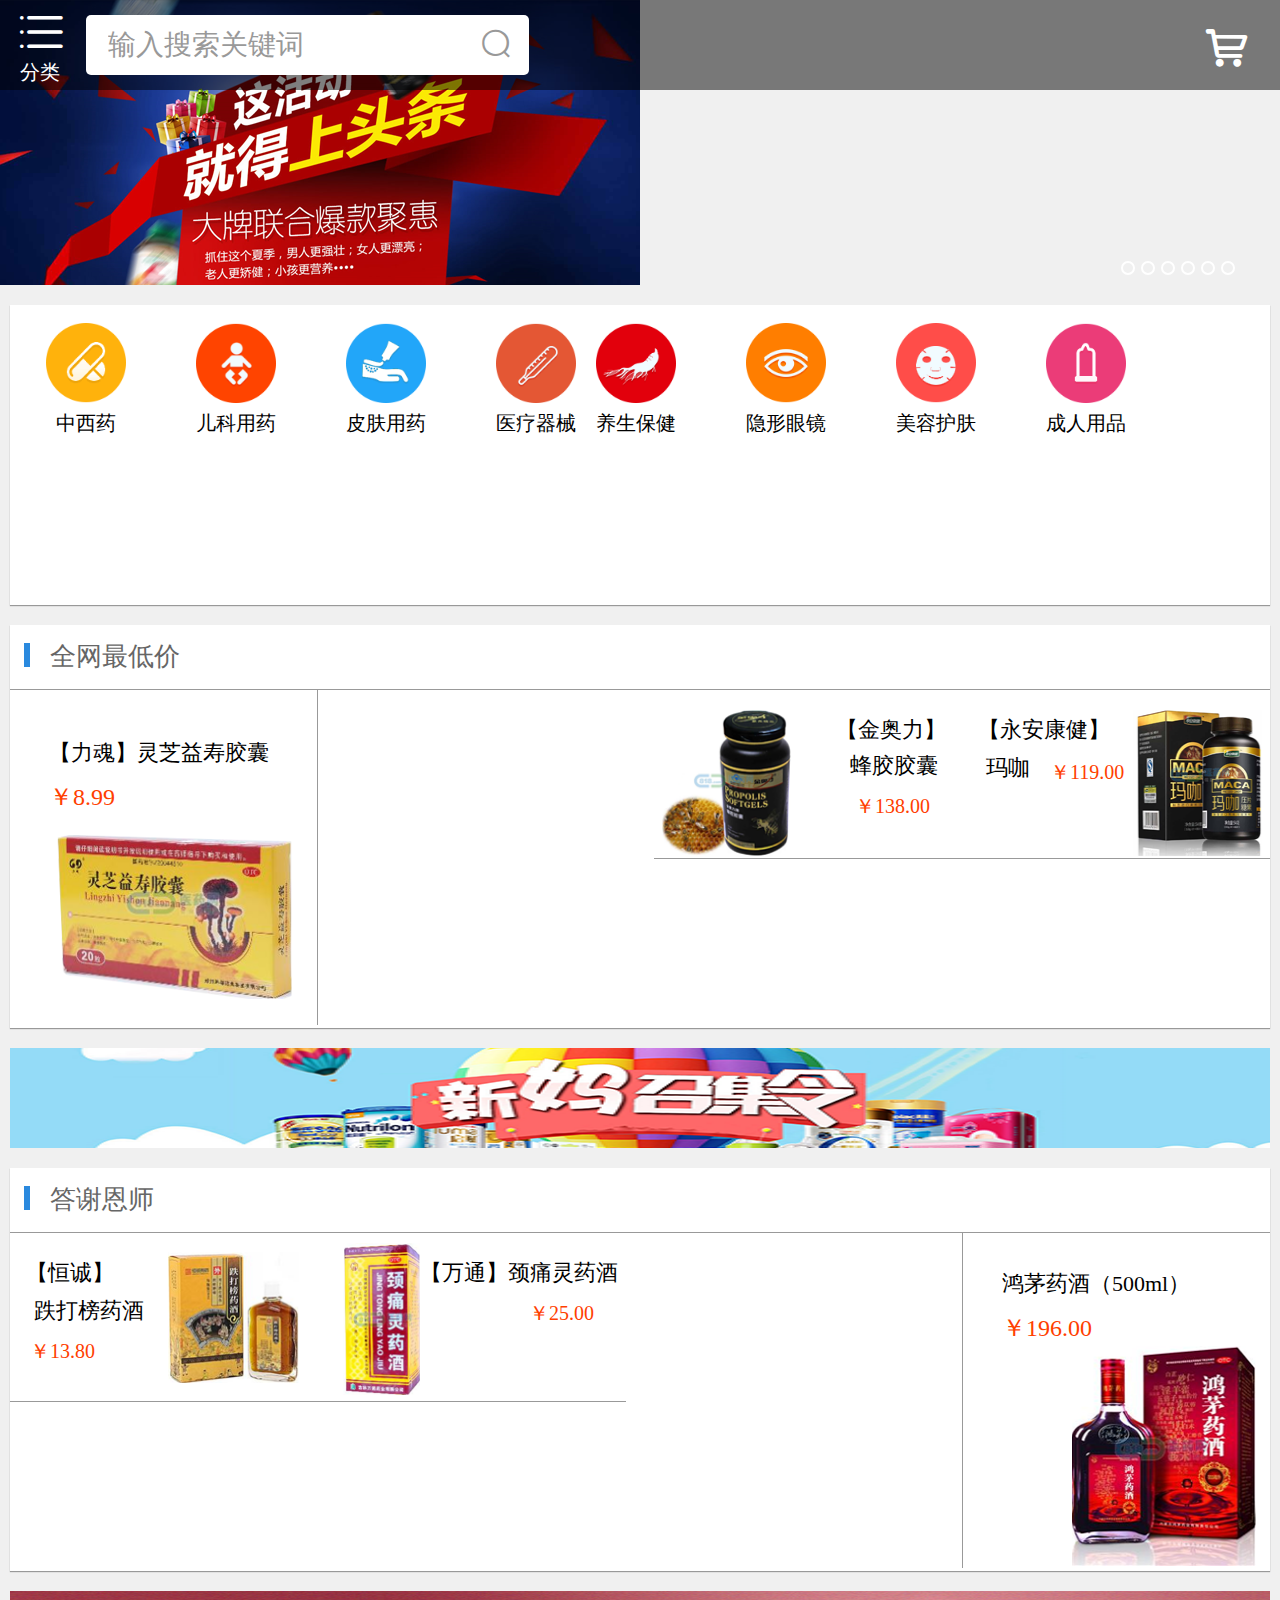
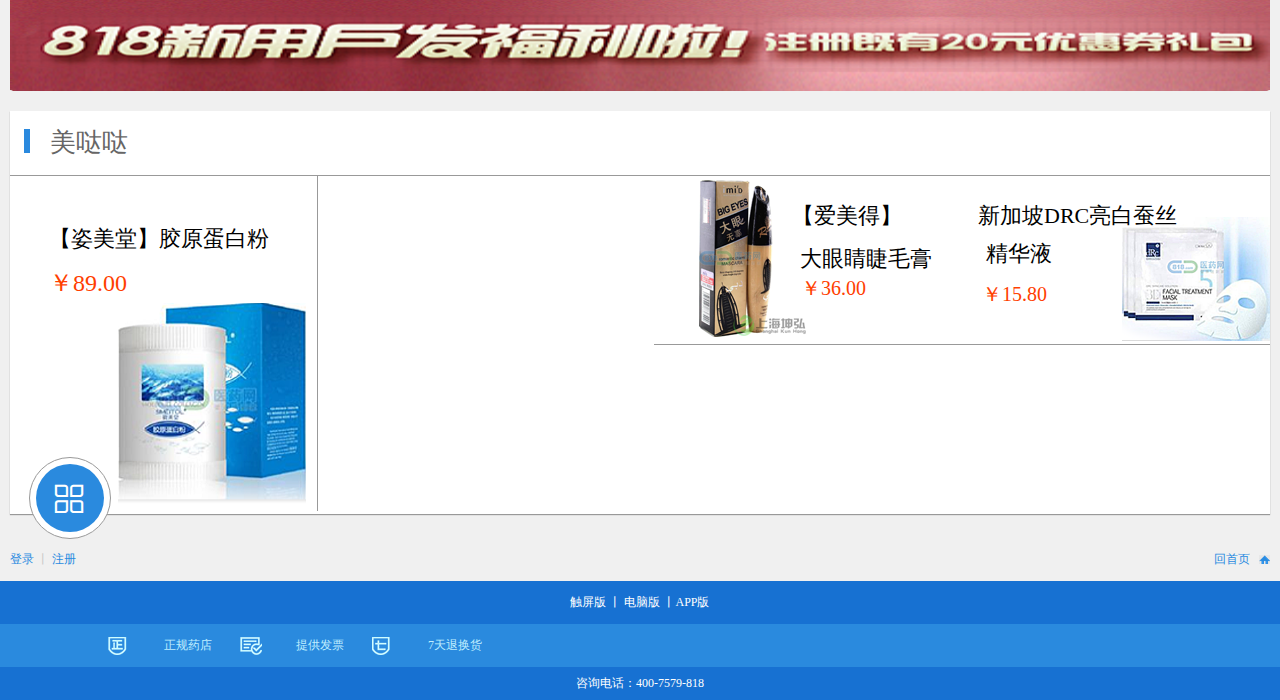
<file: index.html>
<!DOCTYPE html>
<html lang="en">
    <head>
        <meta charset="utf-8">

        <link rel="stylesheet" href="css/gg.css">
        <link rel="stylesheet" href="css/yi1.css">
        <link rel="stylesheet" href="font/iconfont.css">
        <meta id="viewport" name="viewport" content="width=device-width,minimum-scale=1,maximum-scale=1,user-scalable=0">
        <meta name="apple-mobile-web-app-capable" content="yes">
	<script>
	    window.onload = window.onresize = function(){		 
	        var view_width = document.getElementsByTagName('html')[0].getBoundingClientRect().width;
			//找到标签名为html的第一个
	        var _html = document.getElementsByTagName('html')[0];
			//如果屏幕宽度大于640 
			//就用 640/16=40
			//小于640的时候 不确定 也是尺寸/40
	        view_width>640?_html.style.fontSize = 640 / 16 + 'px':_html.style.fontSize = view_width / 16 + 'px';
			//最大网页尺寸640 
			//最大字体（根字体大小） 40
	    }
	</script>



    </head>
    <body>
    	<div class="box">
    		<div class="top">
    			<div class="t1">
    				<p class="tp1 iconfont fl">&#xe675;<a href="#">分类</a></p>
    				<input type="text" value="输入搜索关键词" class="text fl" >
    				<p class="tp2 iconfont fl">&#xe686;</p>
    				<p class="tp3 iconfont fr">&#xf0179;</p>
    			</div>
				<div class="banner">
    					<ol class="o">
    						<li></li>
    						<li></li>
    						<li></li>
    						<li></li>
    						<li></li>
    						<li style="margin-right:0;"></li>
    					</ol>
    					<ul>
    						<li class="li1"><img src="image/yi1.png" alt=""></li>
    						<li class="li1"><img src="image/yi1.png" alt=""></li>
    						<li class="li1"><img src="image/yi1.png" alt=""></li>
    						<li class="li1"><img src="image/yi1.png" alt=""></li>
    						<li class="li1"><img src="image/yi1.png" alt=""></li>
    						<li class="li1"><img src="image/yi1.png" alt=""></li>
    					</ul>
    			</div>
    		</div>
    		<div class="ct1">
    			<div class="nav1">
	    			<div>
	    				<img src="image/yi2.png" alt="">
	    				<p style="margin-left: 0.25rem;">中西药</p>
	    			</div>
	    			<div>
	    				<img src="image/yi3.png" alt="">
	    				<p>儿科用药</p>
	    			</div>
	    			<div>
	    				<img src="image/yi4.png" alt="">
	    				<p>皮肤用药</p>
	    			</div>
	    			<div style="margin-right: 0;">
	    				<img src="image/yi5.png" alt="">
	    				<p>医疗器械</p>
	    			</div>
	    			<div>
	    				<img src="image/yi6.png" alt="">
	    				<p>养生保健</p>
	    			</div>
	    			<div>
	    				<img src="image/yi7.png" alt="">
	    				<p>隐形眼镜</p>
	    			</div>
	    			<div>
	    				<img src="image/yi8.png" alt="">
	    				<p>美容护肤</p>
	    			</div>
	    			<div style="margin-right: 0;">
	    				<img src="image/yi9.png" alt="">
	    				<p>成人用品</p>
	    			</div>
    			</div>
    		</div>
    		<div class="ct2">
    			<div class="nav2">
    				<span></span>
    				<p>全网最低价</p>
    			</div>
    			<div class="nav3 fl">
    				<p>【力魂】灵芝益寿胶囊</p>
    				<span>￥8.99</span>
    				<img src="image/yi10.png" alt="">
    			</div>
    			<div class="nav4 fr clearfix">
    				<p class="np1 ">【永安康健】</p>
    				<img src="image/yi11.png" alt="" class="img1 fr">
    				<p class="np11 fl">玛咖</p>
    				<span class="ns1 fl">￥119.00</span>
    				
    			</div>
    			<div class="nav4 fr" style="border-style:0;">
    				<p class="np2 fr">【金奥力】</p>
    				<img src="image/yi12.png" alt="" class="img2 fl">
    				<p class="np21 fr">蜂胶胶囊</p>
    				<span class="ns2 fr">￥138.00</span>
    			</div>
    		</div>
    		<div class="ci">
    			<img src="image/yi13.png" alt="">
    		</div>
    		<div class="ct2">
    			<div class="nav2">
    				<span></span>
    				<p>答谢恩师</p>
    			</div>
    			<div class="nav5 fr">
    				<p>鸿茅药酒（500ml）</p>
    				<span>￥196.00</span>
    				<img src="image/yi16.png" alt="" class="img3 fr">
    			</div>
    			<div class="nav4 fl clearfix">
    				<p class="np1 ">【恒诚】</p>
    				<img src="image/yi14.png" alt="" class="img4 fr">
    				<p class="np11 fl">跌打榜药酒</p>
    				<span class="ns1 fl">￥13.80</span>
    				
    			</div>
    			<div class="nav4 fl" style="border-style:0;">
    				<p class="np3 fr">【万通】颈痛灵药酒</p>
    				<img src="image/yi15.png" alt="" class="img5 fl">
    				<span class="ns2 fr">￥25.00</span>
    			</div>
    		</div>
    		<div class="ci">
    			<img src="image/yi17.png" alt="">
    		</div>
    		<div class="ct2">
    			<div class="nav2">
    				<span></span>
    				<p>美哒哒</p>
    			</div>
    			<div class="nav3 fl">
    				<p>【姿美堂】胶原蛋白粉</p>
    				<span>￥89.00</span>
    				<img src="image/yi18.png" alt="" class="img1 fr">
    			</div>
    			<div class="nav4 fr clearfix">
    				<p class="np1 ">新加坡DRC亮白蚕丝</p>
    				<img src="image/yi19.png" alt="" class="img6 fr">
    				<p class="np11 fl">精华液</p>
    				<span class="ns1 fl">￥15.80</span>
    			</div>
    			<div class="nav4 fr" style="border-style:0;">
    				<img src="image/yi20.png" alt="" class="img7 fl">
    				<p class="np4 fr">【爱美得】</p>
    				<p class="np41 fr">大眼睛睫毛膏</p>
    				<span class="ns3 fr">￥36.00</span>
    			</div>
    			<div class="nav6">
    				<div class="nav61">
    					<p class="iconfont">&#xe637;</p>
    				</div>
    			</div>
    			<!--<div class="nav7"></div>-->
    		</div>
    		<div class="ct3">
    			<p class="fl">
    				<a href="">登录</a>
    				<span>丨</span>
    				<a href="">注册</a>
    			</p>
    			<a href="" class="fr a1">回首页</a>
    		</div>
    		<div class="btm">
    			<div class="btm1">
    				<p>触屏版 丨 电脑版 丨APP版</p>
    			</div>
    			<div class="btm2">
    				<p class="bp1 fl">正规药店</p>
    				<p class="bp2 fl">提供发票</p>
    				<p class="bp3 fl">7天退换货</p>
    			</div>
    			<div class="btm3">
    				<p>咨询电话：400-7579-818</p>
    			</div>
    		</div>
    	</div>
    </body>
</html>
</file>
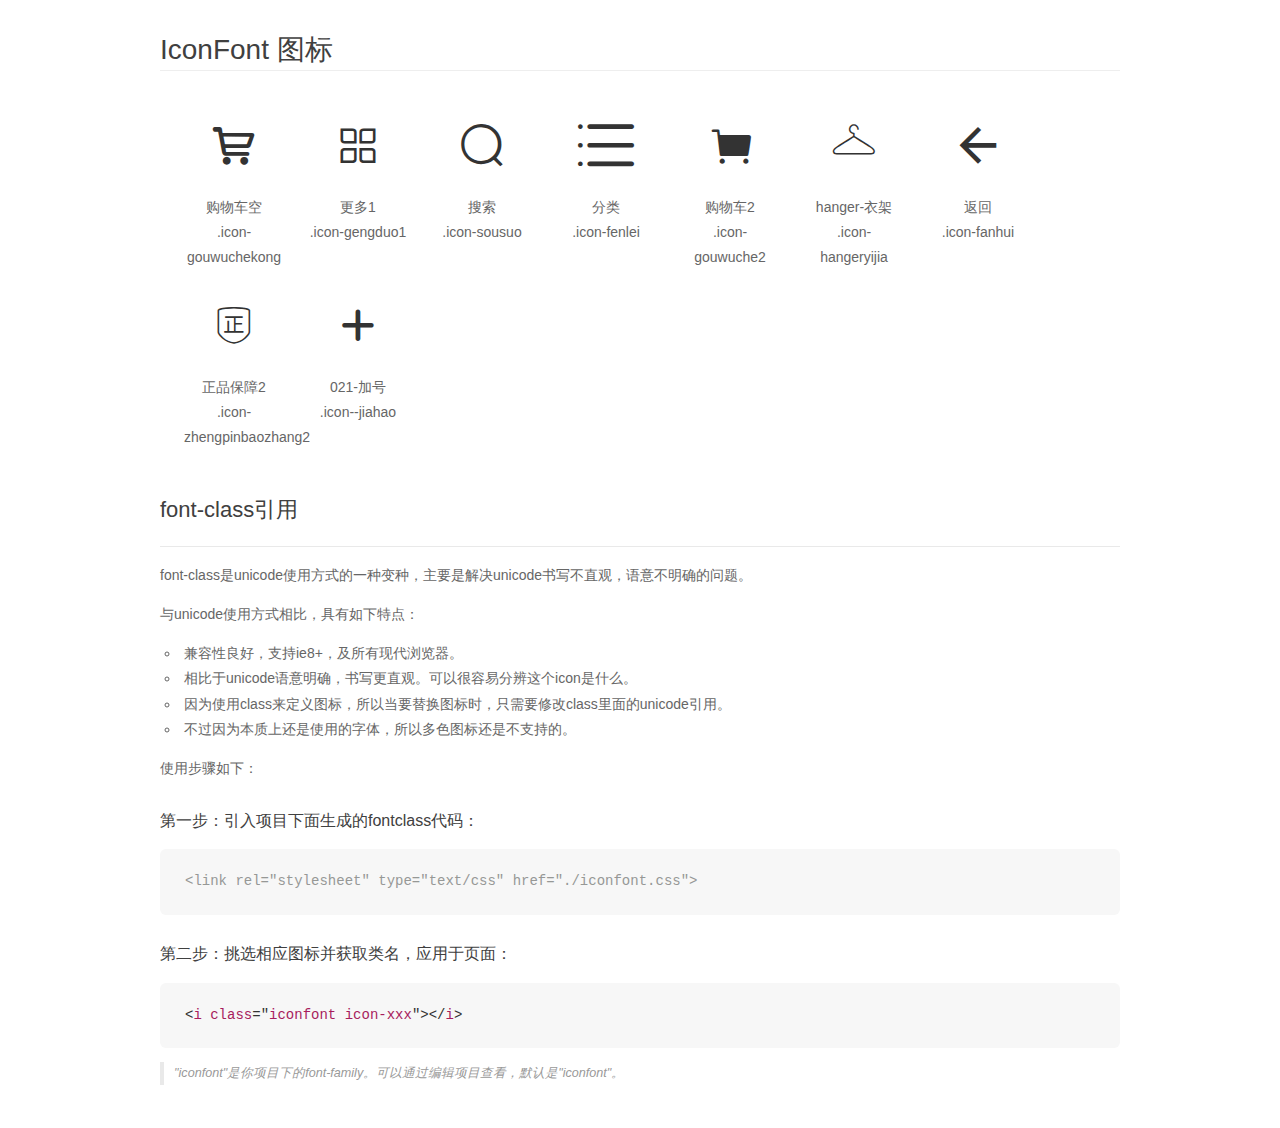
<file: font/demo_fontclass.html>
<!DOCTYPE html>
<html>
<head>
    <meta charset="utf-8"/>
    <title>IconFont</title>
    <link rel="stylesheet" href="demo.css">
    <link rel="stylesheet" href="iconfont.css">
</head>
<body>
    <div class="main markdown">
        <h1>IconFont 图标</h1>
        <ul class="icon_lists clear">
            
                <li>
                <i class="icon iconfont icon-gouwuchekong"></i>
                    <div class="name">购物车空</div>
                    <div class="fontclass">.icon-gouwuchekong</div>
                </li>
            
                <li>
                <i class="icon iconfont icon-gengduo1"></i>
                    <div class="name">更多1</div>
                    <div class="fontclass">.icon-gengduo1</div>
                </li>
            
                <li>
                <i class="icon iconfont icon-sousuo"></i>
                    <div class="name">搜索</div>
                    <div class="fontclass">.icon-sousuo</div>
                </li>
            
                <li>
                <i class="icon iconfont icon-fenlei"></i>
                    <div class="name">分类</div>
                    <div class="fontclass">.icon-fenlei</div>
                </li>
            
                <li>
                <i class="icon iconfont icon-gouwuche2"></i>
                    <div class="name">购物车2</div>
                    <div class="fontclass">.icon-gouwuche2</div>
                </li>
            
                <li>
                <i class="icon iconfont icon-hangeryijia"></i>
                    <div class="name">hanger-衣架</div>
                    <div class="fontclass">.icon-hangeryijia</div>
                </li>
            
                <li>
                <i class="icon iconfont icon-fanhui"></i>
                    <div class="name">返回</div>
                    <div class="fontclass">.icon-fanhui</div>
                </li>
            
                <li>
                <i class="icon iconfont icon-zhengpinbaozhang2"></i>
                    <div class="name">正品保障2</div>
                    <div class="fontclass">.icon-zhengpinbaozhang2</div>
                </li>
            
                <li>
                <i class="icon iconfont icon--jiahao"></i>
                    <div class="name">021-加号</div>
                    <div class="fontclass">.icon--jiahao</div>
                </li>
            
        </ul>

        <h2 id="font-class-">font-class引用</h2>
        <hr>

        <p>font-class是unicode使用方式的一种变种，主要是解决unicode书写不直观，语意不明确的问题。</p>
        <p>与unicode使用方式相比，具有如下特点：</p>
        <ul>
        <li>兼容性良好，支持ie8+，及所有现代浏览器。</li>
        <li>相比于unicode语意明确，书写更直观。可以很容易分辨这个icon是什么。</li>
        <li>因为使用class来定义图标，所以当要替换图标时，只需要修改class里面的unicode引用。</li>
        <li>不过因为本质上还是使用的字体，所以多色图标还是不支持的。</li>
        </ul>
        <p>使用步骤如下：</p>
        <h3 id="-fontclass-">第一步：引入项目下面生成的fontclass代码：</h3>


        <pre><code class="lang-js hljs javascript"><span class="hljs-comment">&lt;link rel="stylesheet" type="text/css" href="./iconfont.css"&gt;</span></code></pre>
        <h3 id="-">第二步：挑选相应图标并获取类名，应用于页面：</h3>
        <pre><code class="lang-css hljs">&lt;<span class="hljs-selector-tag">i</span> <span class="hljs-selector-tag">class</span>="<span class="hljs-selector-tag">iconfont</span> <span class="hljs-selector-tag">icon-xxx</span>"&gt;&lt;/<span class="hljs-selector-tag">i</span>&gt;</code></pre>
        <blockquote>
        <p>"iconfont"是你项目下的font-family。可以通过编辑项目查看，默认是"iconfont"。</p>
        </blockquote>
    </div>
</body>
</html>
</file>
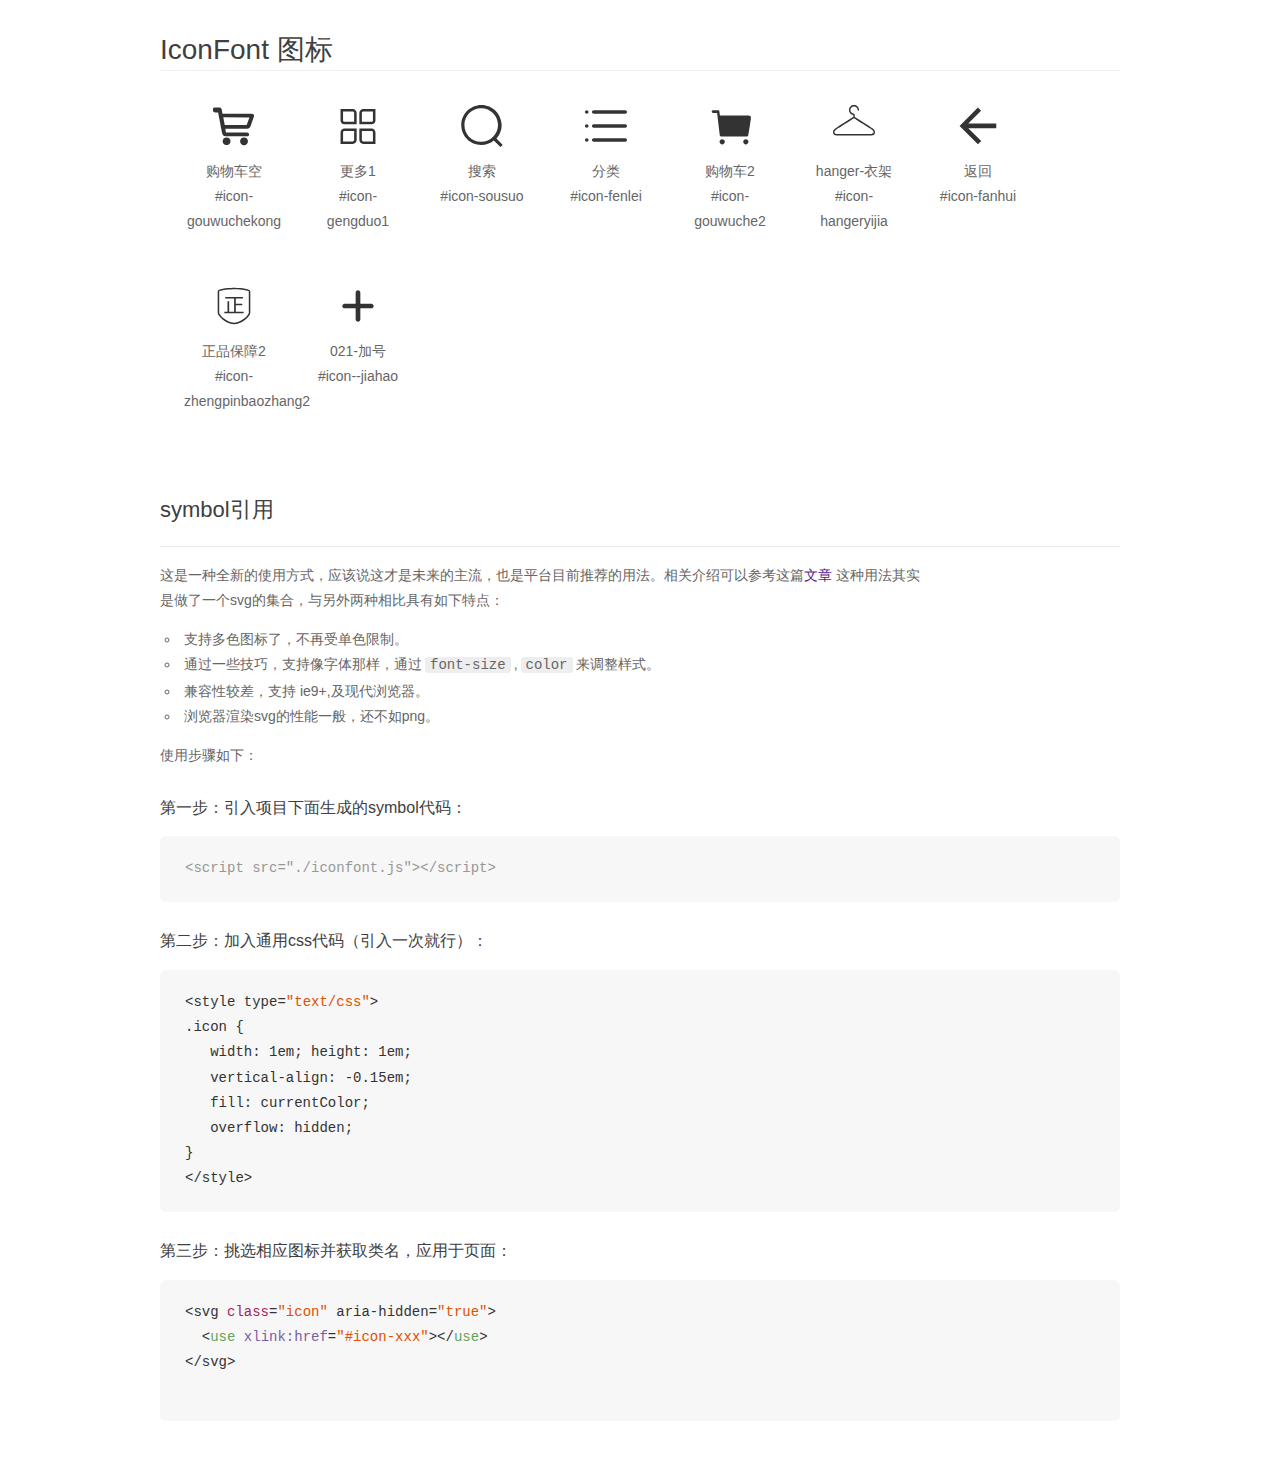
<file: font/demo_symbol.html>
<!DOCTYPE html>
<html>
<head>
    <meta charset="utf-8"/>
    <title>IconFont</title>
    <link rel="stylesheet" href="demo.css">
    <script src="iconfont.js"></script>

    <style type="text/css">
        .icon {
          /* 通过设置 font-size 来改变图标大小 */
          width: 1em; height: 1em;
          /* 图标和文字相邻时，垂直对齐 */
          vertical-align: -0.15em;
          /* 通过设置 color 来改变 SVG 的颜色/fill */
          fill: currentColor;
          /* path 和 stroke 溢出 viewBox 部分在 IE 下会显示
             normalize.css 中也包含这行 */
          overflow: hidden;
        }

    </style>
</head>
<body>
    <div class="main markdown">
        <h1>IconFont 图标</h1>
        <ul class="icon_lists clear">
            
                <li>
                    <svg class="icon" aria-hidden="true">
                        <use xlink:href="#icon-gouwuchekong"></use>
                    </svg>
                    <div class="name">购物车空</div>
                    <div class="fontclass">#icon-gouwuchekong</div>
                </li>
            
                <li>
                    <svg class="icon" aria-hidden="true">
                        <use xlink:href="#icon-gengduo1"></use>
                    </svg>
                    <div class="name">更多1</div>
                    <div class="fontclass">#icon-gengduo1</div>
                </li>
            
                <li>
                    <svg class="icon" aria-hidden="true">
                        <use xlink:href="#icon-sousuo"></use>
                    </svg>
                    <div class="name">搜索</div>
                    <div class="fontclass">#icon-sousuo</div>
                </li>
            
                <li>
                    <svg class="icon" aria-hidden="true">
                        <use xlink:href="#icon-fenlei"></use>
                    </svg>
                    <div class="name">分类</div>
                    <div class="fontclass">#icon-fenlei</div>
                </li>
            
                <li>
                    <svg class="icon" aria-hidden="true">
                        <use xlink:href="#icon-gouwuche2"></use>
                    </svg>
                    <div class="name">购物车2</div>
                    <div class="fontclass">#icon-gouwuche2</div>
                </li>
            
                <li>
                    <svg class="icon" aria-hidden="true">
                        <use xlink:href="#icon-hangeryijia"></use>
                    </svg>
                    <div class="name">hanger-衣架</div>
                    <div class="fontclass">#icon-hangeryijia</div>
                </li>
            
                <li>
                    <svg class="icon" aria-hidden="true">
                        <use xlink:href="#icon-fanhui"></use>
                    </svg>
                    <div class="name">返回</div>
                    <div class="fontclass">#icon-fanhui</div>
                </li>
            
                <li>
                    <svg class="icon" aria-hidden="true">
                        <use xlink:href="#icon-zhengpinbaozhang2"></use>
                    </svg>
                    <div class="name">正品保障2</div>
                    <div class="fontclass">#icon-zhengpinbaozhang2</div>
                </li>
            
                <li>
                    <svg class="icon" aria-hidden="true">
                        <use xlink:href="#icon--jiahao"></use>
                    </svg>
                    <div class="name">021-加号</div>
                    <div class="fontclass">#icon--jiahao</div>
                </li>
            
        </ul>


        <h2 id="symbol-">symbol引用</h2>
        <hr>

        <p>这是一种全新的使用方式，应该说这才是未来的主流，也是平台目前推荐的用法。相关介绍可以参考这篇<a href="">文章</a>
        这种用法其实是做了一个svg的集合，与另外两种相比具有如下特点：</p>
        <ul>
          <li>支持多色图标了，不再受单色限制。</li>
          <li>通过一些技巧，支持像字体那样，通过<code>font-size</code>,<code>color</code>来调整样式。</li>
          <li>兼容性较差，支持 ie9+,及现代浏览器。</li>
          <li>浏览器渲染svg的性能一般，还不如png。</li>
        </ul>
        <p>使用步骤如下：</p>
        <h3 id="-symbol-">第一步：引入项目下面生成的symbol代码：</h3>
        <pre><code class="lang-js hljs javascript"><span class="hljs-comment">&lt;script src="./iconfont.js"&gt;&lt;/script&gt;</span></code></pre>
        <h3 id="-css-">第二步：加入通用css代码（引入一次就行）：</h3>
        <pre><code class="lang-js hljs javascript">&lt;style type=<span class="hljs-string">"text/css"</span>&gt;
.icon {
   width: <span class="hljs-number">1</span>em; height: <span class="hljs-number">1</span>em;
   vertical-align: <span class="hljs-number">-0.15</span>em;
   fill: currentColor;
   overflow: hidden;
}
&lt;<span class="hljs-regexp">/style&gt;</span></code></pre>
        <h3 id="-">第三步：挑选相应图标并获取类名，应用于页面：</h3>
        <pre><code class="lang-js hljs javascript">&lt;svg <span class="hljs-class"><span class="hljs-keyword">class</span></span>=<span class="hljs-string">"icon"</span> aria-hidden=<span class="hljs-string">"true"</span>&gt;<span class="xml"><span class="hljs-tag">
  &lt;<span class="hljs-name">use</span> <span class="hljs-attr">xlink:href</span>=<span class="hljs-string">"#icon-xxx"</span>&gt;</span><span class="hljs-tag">&lt;/<span class="hljs-name">use</span>&gt;</span>
</span>&lt;<span class="hljs-regexp">/svg&gt;
        </span></code></pre>
    </div>
</body>
</html>
</file>
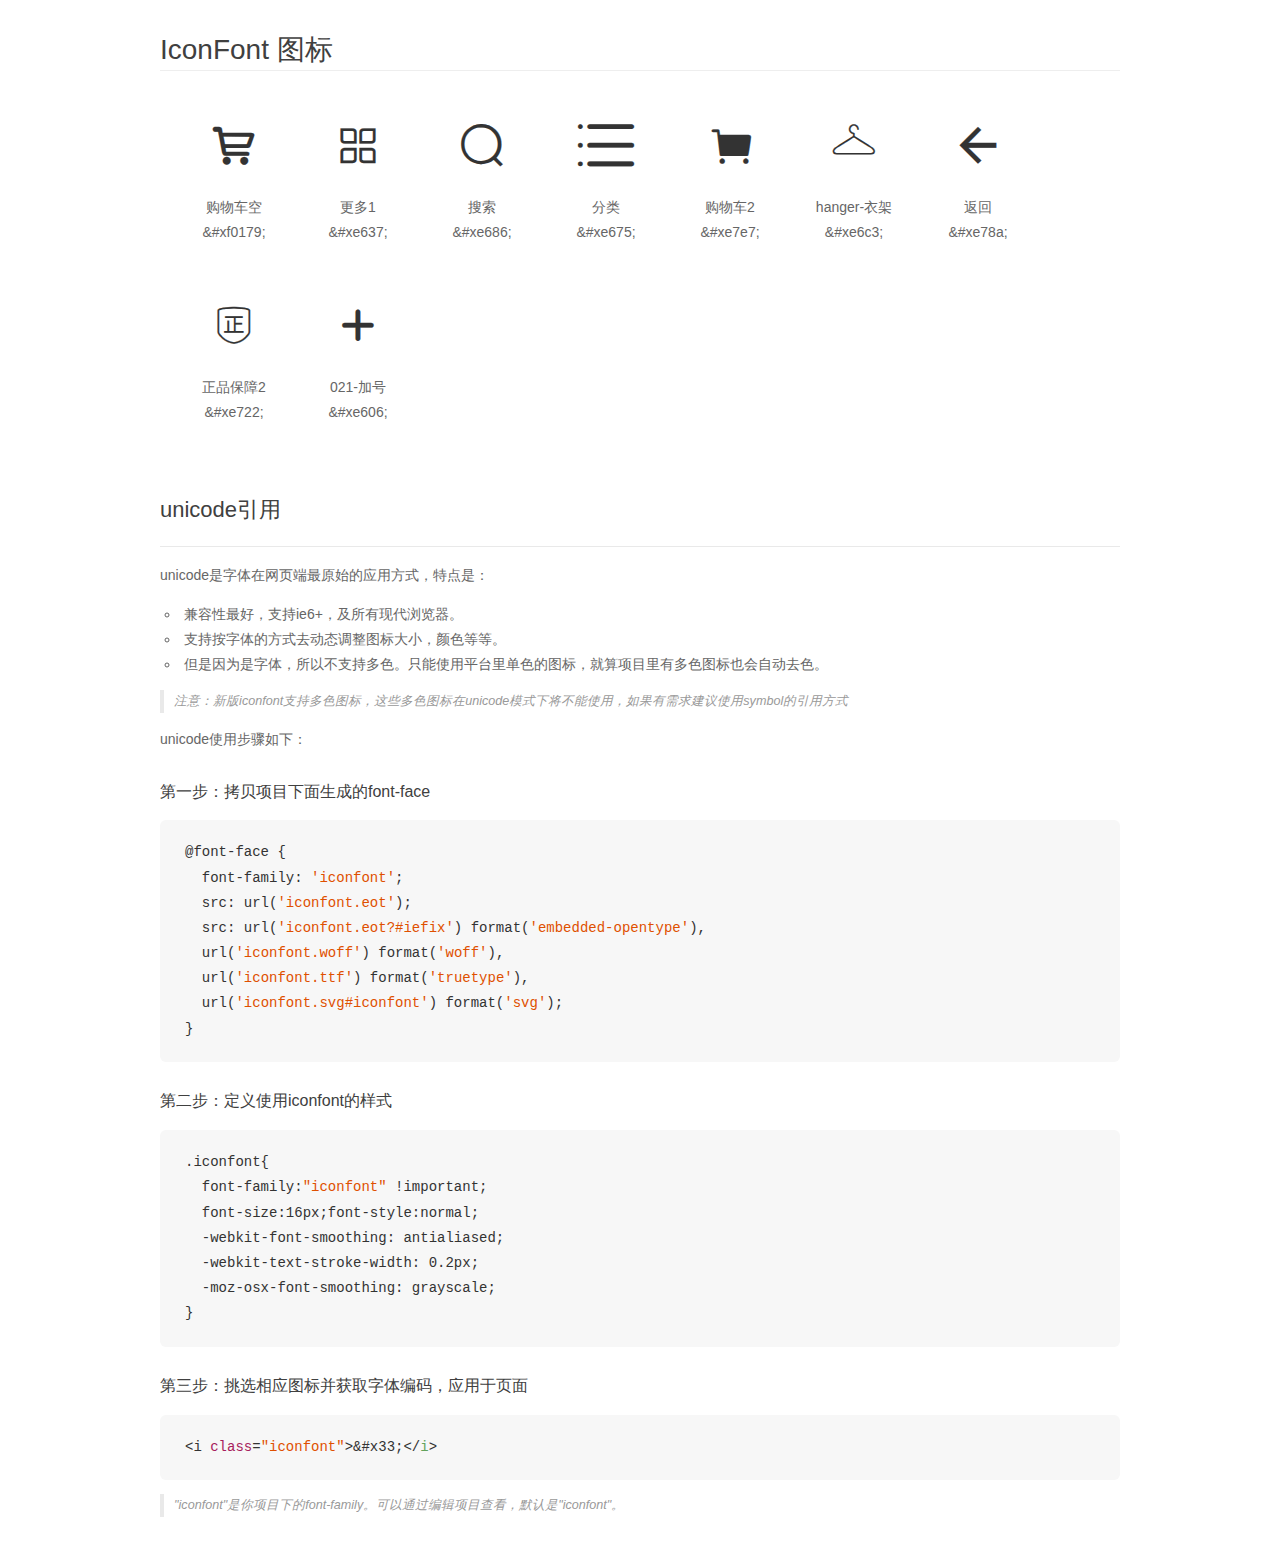
<file: font/demo_unicode.html>
<!DOCTYPE html>
<html>
<head>
    <meta charset="utf-8"/>
    <title>IconFont</title>
    <link rel="stylesheet" href="demo.css">

    <style type="text/css">

        @font-face {font-family: "iconfont";
          src: url('iconfont.eot'); /* IE9*/
          src: url('iconfont.eot#iefix') format('embedded-opentype'), /* IE6-IE8 */
          url('iconfont.woff') format('woff'), /* chrome, firefox */
          url('iconfont.ttf') format('truetype'), /* chrome, firefox, opera, Safari, Android, iOS 4.2+*/
          url('iconfont.svg#iconfont') format('svg'); /* iOS 4.1- */
        }

        .iconfont {
          font-family:"iconfont" !important;
          font-size:16px;
          font-style:normal;
          -webkit-font-smoothing: antialiased;
          -webkit-text-stroke-width: 0.2px;
          -moz-osx-font-smoothing: grayscale;
        }

    </style>
</head>
<body>
    <div class="main markdown">
        <h1>IconFont 图标</h1>
        <ul class="icon_lists clear">
            
                <li>
                <i class="icon iconfont">&#xf0179;</i>
                    <div class="name">购物车空</div>
                    <div class="code">&amp;#xf0179;</div>
                </li>
            
                <li>
                <i class="icon iconfont">&#xe637;</i>
                    <div class="name">更多1</div>
                    <div class="code">&amp;#xe637;</div>
                </li>
            
                <li>
                <i class="icon iconfont">&#xe686;</i>
                    <div class="name">搜索</div>
                    <div class="code">&amp;#xe686;</div>
                </li>
            
                <li>
                <i class="icon iconfont">&#xe675;</i>
                    <div class="name">分类</div>
                    <div class="code">&amp;#xe675;</div>
                </li>
            
                <li>
                <i class="icon iconfont">&#xe7e7;</i>
                    <div class="name">购物车2</div>
                    <div class="code">&amp;#xe7e7;</div>
                </li>
            
                <li>
                <i class="icon iconfont">&#xe6c3;</i>
                    <div class="name">hanger-衣架</div>
                    <div class="code">&amp;#xe6c3;</div>
                </li>
            
                <li>
                <i class="icon iconfont">&#xe78a;</i>
                    <div class="name">返回</div>
                    <div class="code">&amp;#xe78a;</div>
                </li>
            
                <li>
                <i class="icon iconfont">&#xe722;</i>
                    <div class="name">正品保障2</div>
                    <div class="code">&amp;#xe722;</div>
                </li>
            
                <li>
                <i class="icon iconfont">&#xe606;</i>
                    <div class="name">021-加号</div>
                    <div class="code">&amp;#xe606;</div>
                </li>
            
        </ul>
        <h2 id="unicode-">unicode引用</h2>
        <hr>

        <p>unicode是字体在网页端最原始的应用方式，特点是：</p>
        <ul>
        <li>兼容性最好，支持ie6+，及所有现代浏览器。</li>
        <li>支持按字体的方式去动态调整图标大小，颜色等等。</li>
        <li>但是因为是字体，所以不支持多色。只能使用平台里单色的图标，就算项目里有多色图标也会自动去色。</li>
        </ul>
        <blockquote>
        <p>注意：新版iconfont支持多色图标，这些多色图标在unicode模式下将不能使用，如果有需求建议使用symbol的引用方式</p>
        </blockquote>
        <p>unicode使用步骤如下：</p>
        <h3 id="-font-face">第一步：拷贝项目下面生成的font-face</h3>
        <pre><code class="lang-js hljs javascript">@font-face {
  font-family: <span class="hljs-string">'iconfont'</span>;
  src: url(<span class="hljs-string">'iconfont.eot'</span>);
  src: url(<span class="hljs-string">'iconfont.eot?#iefix'</span>) format(<span class="hljs-string">'embedded-opentype'</span>),
  url(<span class="hljs-string">'iconfont.woff'</span>) format(<span class="hljs-string">'woff'</span>),
  url(<span class="hljs-string">'iconfont.ttf'</span>) format(<span class="hljs-string">'truetype'</span>),
  url(<span class="hljs-string">'iconfont.svg#iconfont'</span>) format(<span class="hljs-string">'svg'</span>);
}
</code></pre>
        <h3 id="-iconfont-">第二步：定义使用iconfont的样式</h3>
        <pre><code class="lang-js hljs javascript">.iconfont{
  font-family:<span class="hljs-string">"iconfont"</span> !important;
  font-size:<span class="hljs-number">16</span>px;font-style:normal;
  -webkit-font-smoothing: antialiased;
  -webkit-text-stroke-width: <span class="hljs-number">0.2</span>px;
  -moz-osx-font-smoothing: grayscale;
}
</code></pre>
        <h3 id="-">第三步：挑选相应图标并获取字体编码，应用于页面</h3>
        <pre><code class="lang-js hljs javascript">&lt;i <span class="hljs-class"><span class="hljs-keyword">class</span></span>=<span class="hljs-string">"iconfont"</span>&gt;&amp;#x33;<span class="xml"><span class="hljs-tag">&lt;/<span class="hljs-name">i</span>&gt;</span></span></code></pre>

        <blockquote>
        <p>"iconfont"是你项目下的font-family。可以通过编辑项目查看，默认是"iconfont"。</p>
        </blockquote>
    </div>


</body>
</html>
</file>
<file: css/gg.css>
@charset "utf-8";
body,ul,ol,li,dl,dt,h1,h2,h3,h4,h5,h6,p,input,textarea,select,figure{margin: 0;padding: 0;}
ul,ol{list-style: none;}
input,textarea,select{border: none; background-color: transparent; outline: none;}
textarea{resize: none;}
img{border: none;vertical-align: top;}
a{text-decoration: none;-webkit-tap-highlight-color: transparent;
}

.fl{float: left;} .fr{float: right;}
html {-webkit-text-size-adjust: none;}

.clearfix:after,.clearfix:before{content: ""; display: table;}
.clearfix:after{clear: both;}
.clearfix{*zoom:1;}
</file>
<file: css/yi1.css>
@charset "utf-8";
.box{
	background-color: #F0F0F0;
	overflow: hidden;	
}
	.top{
		margin-bottom: 0.5rem;
	}
		.top .t1{
			height: 2.25rem;
			width: 100%;
			background-color: rgba(0,0,0,.5);
			z-index: 999;
			position: absolute;
			left: 0;
			top: 0;

		}
			.t1 .tp1{
				width: 1rem;
				height: 1.45rem;
				font-size: 0.8rem;
				color: #fff;
				margin: 0.375rem 0.65rem 0 0.5rem;
			}
				.tp1 a{
					font-size: 0.5rem;
					color: #fff;
				}
			.t1 .text{
				width: 10.525rem;
				height: 1.5rem;
				border-radius: 5px;
				background-color: #fff;
				margin-top: 0.375rem;
				margin-right: 0.8rem;
				font-size: 0.7rem;
				color: #999999;
				padding-left: 0.55rem;
				line-height: 1.5rem;
			}
			.t1 .tp2{
				font-size: 0.7rem;
				color: #999999;
				margin-left: -1.975rem;
				margin-top: 0.7rem;
			}
			.t1 .tp3{
				margin: 0.6rem 0.8rem 0 0;
				color: #fff;
				font-size:1.05rem;
			}
			.banner{
				height: 7.125rem;
				z-index: 1;
				margin-top: 0;
				overflow: hidden;	
				position: relative;
			}
				.o{

					height: 0.3rem;
					width: 3.3rem;
					position: absolute;
					right: 0.675rem;
					bottom: 0.3rem;
					z-index: 3;
				}
				.o li{
					width: 0.25rem;
					height: 0.25rem;
					border-radius: 50%;
					border:2px solid #fff;
					margin-right: 0.15rem;
					float: left;
				}
					.o li:hover{

						background-color: #fff;
					}
				.li1{
					height: 7.125rem;
				}

				.banner img{
					height: 7.125rem;
					z-index: 1;
					float: left;
				}
				.banner ul{
						width: 600%;
						height: 100%;
						position: absolute;
						left: 0;
						bottom: 0;
				}
	.ct1{
		height: 7rem;
		padding-bottom: 0.5rem;
		background-color: #fff;
		margin: 0 0.25rem 0.5rem 0.25rem;
		box-shadow: 0 1px 1px #999;
	}
		.ct1 .nav1{
			padding: 0.45rem 0.825rem 0.45rem 0.9rem;
		}
			.ct1 .nav1 div{
				width: 2.5rem;
				height: 3.3rem;
				margin-right: 1.25rem;
				margin-bottom: 0.25rem;
				float: left;
			}
				.nav1 div img{
					width: 2rem;
					height: 2rem;
					margin-bottom: 0.25rem;
				}
				.nav1 p{
					line-height: 0.5rem;
					font-size: 0.5rem;
					

				}
		.ct2{
			height:10.075rem;
			background-color: #fff;
			margin: 0 0.25rem 0.5rem 0.25rem;
			box-shadow: 0 1px 1px #999;
			position: relative;
		}
			.ct2 .nav2{
				height: 1.6rem;
				border-bottom: 1px solid #999;
			}
				.nav2 span{
					width: 0.15rem;
					height: 0.6rem;
					margin-left: 0.35rem;
					margin-top: 0.45rem;
					float: left;
					background-color: #2A89DE;
					display: inline-block;
				}
				.nav2 p{
					margin-left: 0.5rem;
					line-height: 1.6rem;
					color: #666666;
					float: left;
					font-size: 0.65rem;
				}
			.ct2 .nav3{
				width: 7.675rem;
				height: 8.375rem;
				border-right: 1px solid #999;
				z-index: 999;
				position: relative;
			}
				.ct2 .nav3 p{
					font-size: 0.55rem;
					padding-top: 1.2rem;
					margin-left: 0.975rem;
				}
				.ct2 .nav3 span{
					font-size: 0.6rem;
					margin-left: 0.975rem;
					margin-top: 0.425rem;
					color: #FF4000;
				}
				.ct2 .nav3 img{
					margin-top: 0.5rem;
					margin-left: 1.175rem;
					width: 5.875rem;
					height: 4.1rem;
				}
			.ct2 .nav4{
				width: 7.7rem;
				height: 4.2rem;
				border-bottom:1px solid #999;
				position: relative;
				z-index: 999;
			}
				.ct2 .nav4 .np1{
					font-size: 0.55rem;
					padding-top: 0.625rem;
					margin-left: 0.4rem;
					display: inline-block;
				}
				.ct2 .nav4 .np11{
					font-size: 0.55rem;
					margin-top: 0.15rem;
					margin-left: 0.6rem;
					display: inline-block;
				}
				.ct2 .nav4 .ns1{
					font-size: 0.5rem;
					margin-top: 0.3rem;
					margin-left: 0.5rem;
					color: #FF4000;
				}
				.ct2 .nav4 .img1{
					margin-top: 0.5rem;
					width: 3.225rem;
					height: 3.65rem;
					margin-right: 0.2rem;
				}
				.ct2 .nav4 .np2{
					font-size: 0.55rem;
					padding-top: 0.625rem;
					margin-right: 0.4rem;
					display: inline-block;
				}
				.ct2 .nav4 .np21{
					font-size: 0.55rem;
					margin-top: 0.15rem;
					margin-right: 0.6rem;
					display: inline-block;
				}
				.ct2 .nav4 .ns2{
					font-size: 0.5rem;
					margin-top: 0.3rem;
					margin-right: 0.8rem;
					color: #FF4000;
				}
				.ct2 .nav4 .img2{
					margin-top: 0.5rem;
					width: 3.225rem;
					height: 3.65rem;
					margin-left: 0.2rem;
				}
			.ct2 .nav5{
				width: 7.675rem;
				height: 8.375rem;
				border-left: 1px solid #999;
			}
				.ct2 .nav5 p{
					font-size: 0.55rem;
					padding-top: 0.9rem;
					margin-left: 0.975rem;
				}
				.ct2 .nav5 span{
					font-size: 0.6rem;
					margin-left: 0.975rem;
					margin-top: 0.425rem;
					color: #FF4000;
				}
				.ct2 .nav5 .img3{
					width: 4.6rem;
					height: 5.5rem;
					margin-right: 0.35rem;
				}
				.ct2 .nav4 .img4{
					margin-top: 0.475rem;
					width: 3.275rem;
					height: 3.275rem;
					margin-right: 0.475rem;
				}
				.ct2 .nav4 .img5{
					margin-top: 0.25rem;
					width: 1.925rem;
					height: 3.8rem;
					margin-left: 0.625rem;
				}
				.ct2 .nav4 .np3{
					font-size: 0.55rem;
					padding-top: 0.625rem;
					margin-right: 0.2rem;
					display: inline-block;
				}
				.ct2 .nav3 .img1{
					width: 4.7rem;
					height:5.1rem;
					position: absolute;
					right: 0.275rem;
					bottom: 0.098rem;
				}
				.ct2 .nav4 .img6{
					margin-top: -0.4rem;
					width: 3.7rem;
					height: 3.1rem;
				}
				.ct2 .nav4 .img7{
					margin-top: 0.1rem;
					width:2.7rem;
					height: 3.925rem;
					margin-left: 1.125rem;
				}
				.ct2 .nav4 .np4{
					font-size: 0.55rem;
					position: absolute;
					top: 0.625rem;
					right:1.5rem;
					display: inline-block;
				}
				.ct2 .nav4 .np41{
					font-size: 0.55rem;
					position: absolute;
					top: 1.7rem;
					right:0.75rem;
					display: inline-block;
				}
				.ct2 .nav4 .ns3{
					font-size: 0.5rem;
					position: absolute;
					bottom:1.05rem;
					right: 2.4rem;
					color: #FF4000;
				}
			.ct2 .nav6{
				width: 2rem;
				height: 2rem;
				border-radius: 50%;
				background-color: #fff;
				border:1px solid #999;
				position: absolute;
				left: 0.475rem;
				bottom:-0.625rem;
				z-index: 999;
			}
				.ct2 .nav6 .nav61{
					width: 1.7rem;
					height: 1.7rem;
					border-radius: 50%;
					margin:0.15rem;
					background-color: #2A8ADE;
					position: relative;
				}
					.ct2 .nav61 p{
						font-size: 0.85rem;
						color: #fff;
						position: absolute;
						left: 0.4rem;
						top: 0.4rem;
					}
			/*.ct2 .nav7{
				width: 100%;
				height: 1.7rem;
				background-color: #fff;
				position: absolute;
				bottom: -0.725rem;
				left: 0;
			}*/
		.ci{
			margin-left: 0.25rem;
			margin-right: 0.25rem;
			height: 2.5rem;
			margin-bottom: 0.5rem;
		}
			.ci img{
				height: 2.5rem;
				width: 100%;
			}
		.ct3{
			height: 0.675rem;
			margin: 0 0.25rem 0.5rem 0.25rem;
		}
			.ct3 p{
				font-size: 0.3rem;
				margin-top: 0.425rem;
			}
				.ct3 p a{
					color: #2A8BE0;
				}
				.ct3 p span{
					color: #C8C8C8;
				}
			.ct3 .a1{
				font-size: 0.3rem;
				margin-top: 0.425rem;
				color: #2A8BE0;
				padding-right: 0.5rem;
				background: url(../image/yi21.png) no-repeat right center;
			}
		.btm{
			height: 2.975rem;
			margin-top: 0.375rem;
		}
			.btm .btm1{
				height: 1.075rem;
				background-color: #1771D2;
			}
				.btm .btm1 p{
					font-size: 0.3rem;
					color: #fff;
					line-height: 1.075rem;
					text-align: center;
				}
			.btm .btm2{
				height: 1.075rem;
				background-color: #2A8ADE;
			}
				.btm .btm2 p{
					font-size: 0.3rem;
					color: #BFEEFF;
					line-height: 1.075rem;
					text-align: center;
				}
					 .btm .btm2 .bp1{
						background: url(../image/yi22.png) no-repeat left center;
						padding-left: 1.4rem;
						margin-left: 2.7rem;
					}
					.btm .btm2 .bp2{
						background: url(../image/yi23.png) no-repeat left center;
						padding-left: 1.4rem;
						margin-left: 0.7rem;
					}
					.btm .btm2 .bp3{
						background: url(../image/yi24.png) no-repeat left center;
						padding-left: 1.4rem;
						margin-left: 0.7rem;
					}
			.btm .btm3{
				height: 0.825rem;
				background-color: #1771D2;
			}
				.btm .btm3 p{
					font-size: 0.3rem;
					color: #fff;
					line-height: 0.825rem;
					text-align: center;
				}
</file>
<file: font/iconfont.css>
@font-face {font-family: "iconfont";
  src: url('iconfont.eot?t=1525396282408'); /* IE9*/
  src: url('iconfont.eot?t=1525396282408#iefix') format('embedded-opentype'), /* IE6-IE8 */
  url('[data-uri]') format('woff'),
  url('iconfont.ttf?t=1525396282408') format('truetype'), /* chrome, firefox, opera, Safari, Android, iOS 4.2+*/
  url('iconfont.svg?t=1525396282408#iconfont') format('svg'); /* iOS 4.1- */
}

.iconfont {
  font-family:"iconfont" !important;
  font-style:normal;
  -webkit-font-smoothing: antialiased;
  -moz-osx-font-smoothing: grayscale;
}

.icon-gouwuchekong:before { content: "\f0179"; }

.icon-gengduo1:before { content: "\e637"; }

.icon-sousuo:before { content: "\e686"; }

.icon-fenlei:before { content: "\e675"; }

.icon-gouwuche2:before { content: "\e7e7"; }

.icon-hangeryijia:before { content: "\e6c3"; }

.icon-fanhui:before { content: "\e78a"; }

.icon-zhengpinbaozhang2:before { content: "\e722"; }

.icon--jiahao:before { content: "\e606"; }
</file>
<file: font/demo.css>
*{margin: 0;padding: 0;list-style: none;}
/*
KISSY CSS Reset
理念：1. reset 的目的不是清除浏览器的默认样式，这仅是部分工作。清除和重置是紧密不可分的。
2. reset 的目的不是让默认样式在所有浏览器下一致，而是减少默认样式有可能带来的问题。
3. reset 期望提供一套普适通用的基础样式。但没有银弹，推荐根据具体需求，裁剪和修改后再使用。
特色：1. 适应中文；2. 基于最新主流浏览器。
维护：玉伯<lifesinger@gmail.com>, 正淳<ragecarrier@gmail.com>
 */

/** 清除内外边距 **/
body, h1, h2, h3, h4, h5, h6, hr, p, blockquote, /* structural elements 结构元素 */
dl, dt, dd, ul, ol, li, /* list elements 列表元素 */
pre, /* text formatting elements 文本格式元素 */
form, fieldset, legend, button, input, textarea, /* form elements 表单元素 */
th, td /* table elements 表格元素 */ {
  margin: 0;
  padding: 0;
}

/** 设置默认字体 **/
body,
button, input, select, textarea /* for ie */ {
  font: 12px/1.5 tahoma, arial, \5b8b\4f53, sans-serif;
}
h1, h2, h3, h4, h5, h6 { font-size: 100%; }
address, cite, dfn, em, var { font-style: normal; } /* 将斜体扶正 */
code, kbd, pre, samp { font-family: courier new, courier, monospace; } /* 统一等宽字体 */
small { font-size: 12px; } /* 小于 12px 的中文很难阅读，让 small 正常化 */

/** 重置列表元素 **/
ul, ol { list-style: none; }

/** 重置文本格式元素 **/
a { text-decoration: none; }
a:hover { text-decoration: underline; }


/** 重置表单元素 **/
legend { color: #000; } /* for ie6 */
fieldset, img { border: 0; } /* img 搭车：让链接里的 img 无边框 */
button, input, select, textarea { font-size: 100%; } /* 使得表单元素在 ie 下能继承字体大小 */
/* 注：optgroup 无法扶正 */

/** 重置表格元素 **/
table { border-collapse: collapse; border-spacing: 0; }

/* 清除浮动 */
.ks-clear:after, .clear:after {
  content: '\20';
  display: block;
  height: 0;
  clear: both;
}
.ks-clear, .clear {
  *zoom: 1;
}

.main {
  padding: 30px 100px;
width: 960px;
margin: 0 auto;
}
.main h1{font-size:36px; color:#333; text-align:left;margin-bottom:30px; border-bottom: 1px solid #eee;}

.helps{margin-top:40px;}
.helps pre{
  padding:20px;
  margin:10px 0;
  border:solid 1px #e7e1cd;
  background-color: #fffdef;
  overflow: auto;
}

.icon_lists{
  width: 100% !important;

}

.icon_lists li{
  float:left;
  width: 100px;
  height:180px;
  text-align: center;
  list-style: none !important;
}
.icon_lists .icon{
  font-size: 42px;
  line-height: 100px;
  margin: 10px 0;
  color:#333;
  -webkit-transition: font-size 0.25s ease-out 0s;
  -moz-transition: font-size 0.25s ease-out 0s;
  transition: font-size 0.25s ease-out 0s;

}
.icon_lists .icon:hover{
  font-size: 100px;
}



.markdown {
  color: #666;
  font-size: 14px;
  line-height: 1.8;
}

.highlight {
  line-height: 1.5;
}

.markdown img {
  vertical-align: middle;
  max-width: 100%;
}

.markdown h1 {
  color: #404040;
  font-weight: 500;
  line-height: 40px;
  margin-bottom: 24px;
}

.markdown h2,
.markdown h3,
.markdown h4,
.markdown h5,
.markdown h6 {
  color: #404040;
  margin: 1.6em 0 0.6em 0;
  font-weight: 500;
  clear: both;
}

.markdown h1 {
  font-size: 28px;
}

.markdown h2 {
  font-size: 22px;
}

.markdown h3 {
  font-size: 16px;
}

.markdown h4 {
  font-size: 14px;
}

.markdown h5 {
  font-size: 12px;
}

.markdown h6 {
  font-size: 12px;
}

.markdown hr {
  height: 1px;
  border: 0;
  background: #e9e9e9;
  margin: 16px 0;
  clear: both;
}

.markdown p,
.markdown pre {
  margin: 1em 0;
}

.markdown > p,
.markdown > blockquote,
.markdown > .highlight,
.markdown > ol,
.markdown > ul {
  width: 80%;
}

.markdown ul > li {
  list-style: circle;
}

.markdown > ul li,
.markdown blockquote ul > li {
  margin-left: 20px;
  padding-left: 4px;
}

.markdown > ul li p,
.markdown > ol li p {
  margin: 0.6em 0;
}

.markdown ol > li {
  list-style: decimal;
}

.markdown > ol li,
.markdown blockquote ol > li {
  margin-left: 20px;
  padding-left: 4px;
}

.markdown code {
  margin: 0 3px;
  padding: 0 5px;
  background: #eee;
  border-radius: 3px;
}

.markdown pre {
  border-radius: 6px;
  background: #f7f7f7;
  padding: 20px;
}

.markdown pre code {
  border: none;
  background: #f7f7f7;
  margin: 0;
}

.markdown strong,
.markdown b {
  font-weight: 600;
}

.markdown > table {
  border-collapse: collapse;
  border-spacing: 0px;
  empty-cells: show;
  border: 1px solid #e9e9e9;
  width: 95%;
  margin-bottom: 24px;
}

.markdown > table th {
  white-space: nowrap;
  color: #333;
  font-weight: 600;

}

.markdown > table th,
.markdown > table td {
  border: 1px solid #e9e9e9;
  padding: 8px 16px;
  text-align: left;
}

.markdown > table th {
  background: #F7F7F7;
}

.markdown blockquote {
  font-size: 90%;
  color: #999;
  border-left: 4px solid #e9e9e9;
  padding-left: 0.8em;
  margin: 1em 0;
  font-style: italic;
}

.markdown blockquote p {
  margin: 0;
}

.markdown .anchor {
  opacity: 0;
  transition: opacity 0.3s ease;
  margin-left: 8px;
}

.markdown .waiting {
  color: #ccc;
}

.markdown h1:hover .anchor,
.markdown h2:hover .anchor,
.markdown h3:hover .anchor,
.markdown h4:hover .anchor,
.markdown h5:hover .anchor,
.markdown h6:hover .anchor {
  opacity: 1;
  display: inline-block;
}

.markdown > br,
.markdown > p > br {
  clear: both;
}


.hljs {
  display: block;
  background: white;
  padding: 0.5em;
  color: #333333;
  overflow-x: auto;
}

.hljs-comment,
.hljs-meta {
  color: #969896;
}

.hljs-string,
.hljs-variable,
.hljs-template-variable,
.hljs-strong,
.hljs-emphasis,
.hljs-quote {
  color: #df5000;
}

.hljs-keyword,
.hljs-selector-tag,
.hljs-type {
  color: #a71d5d;
}

.hljs-literal,
.hljs-symbol,
.hljs-bullet,
.hljs-attribute {
  color: #0086b3;
}

.hljs-section,
.hljs-name {
  color: #63a35c;
}

.hljs-tag {
  color: #333333;
}

.hljs-title,
.hljs-attr,
.hljs-selector-id,
.hljs-selector-class,
.hljs-selector-attr,
.hljs-selector-pseudo {
  color: #795da3;
}

.hljs-addition {
  color: #55a532;
  background-color: #eaffea;
}

.hljs-deletion {
  color: #bd2c00;
  background-color: #ffecec;
}

.hljs-link {
  text-decoration: underline;
}

pre{
  background: #fff;
}
</file>
